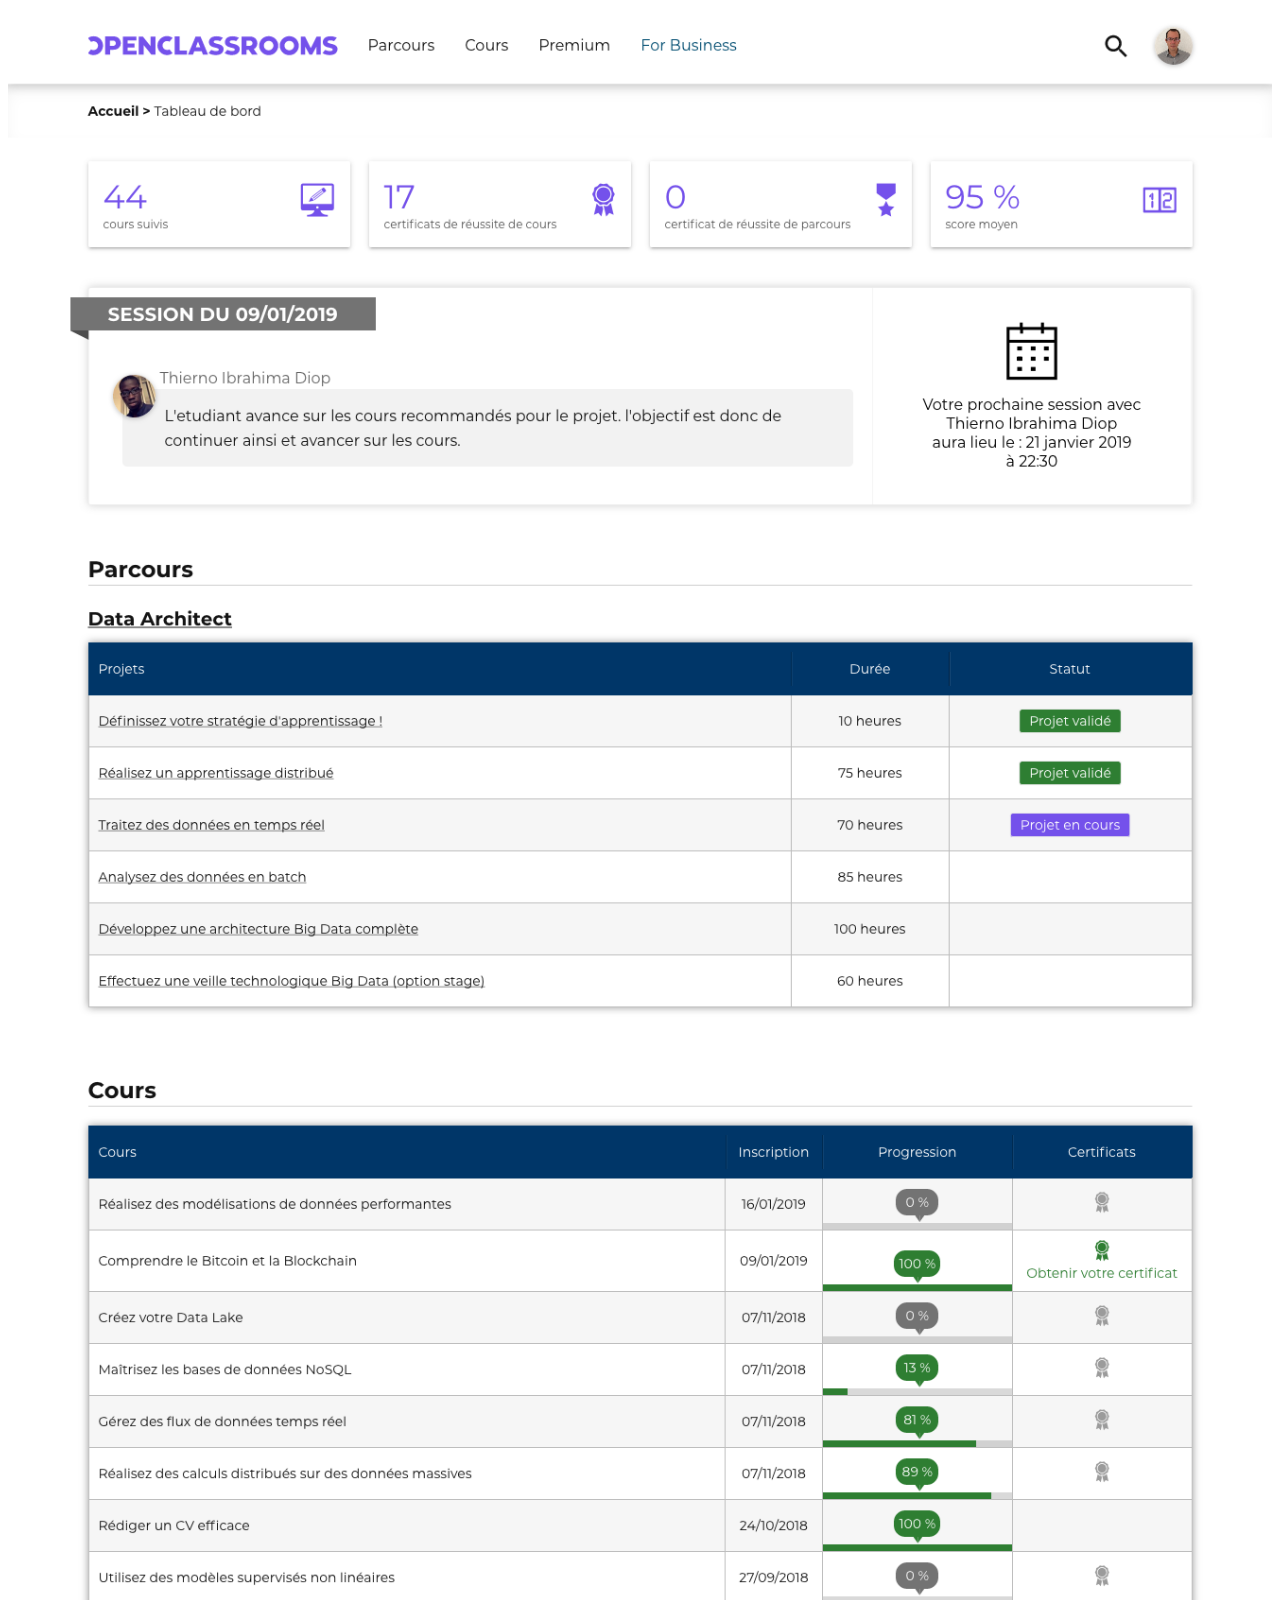
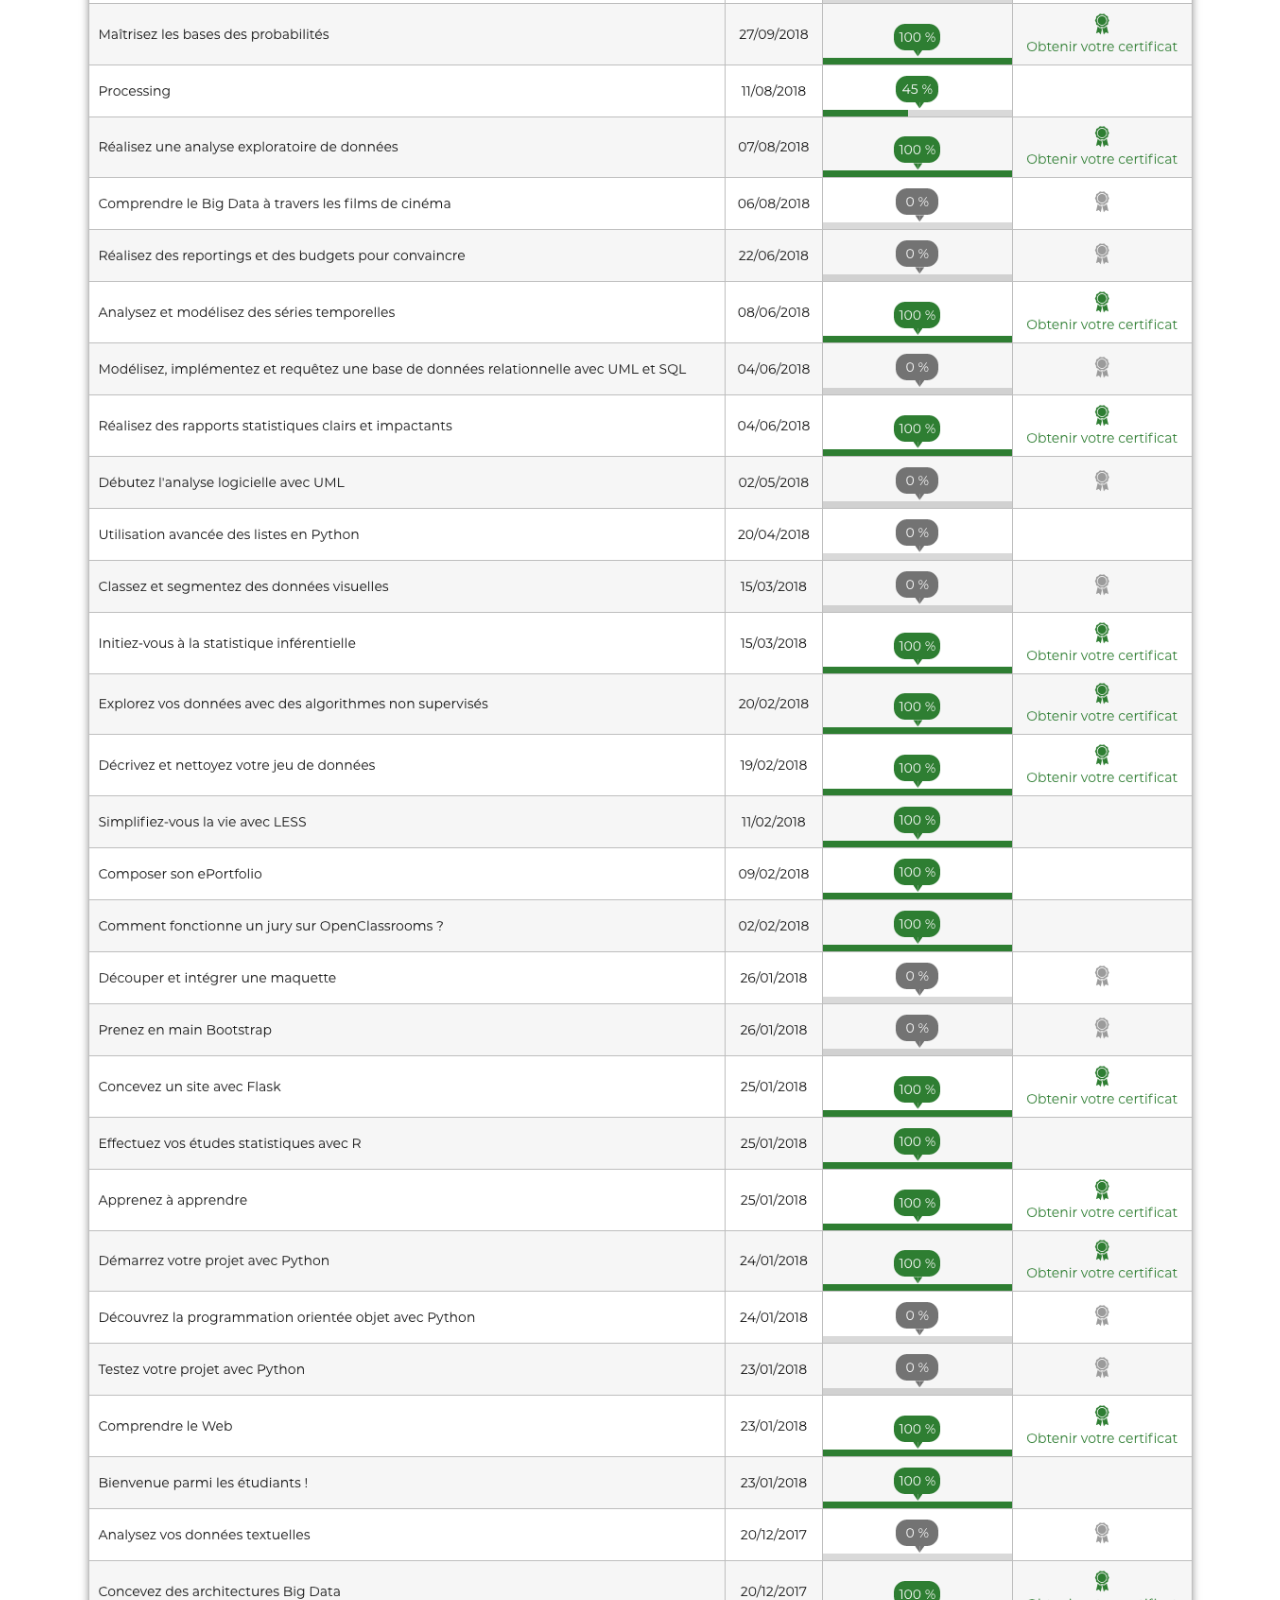
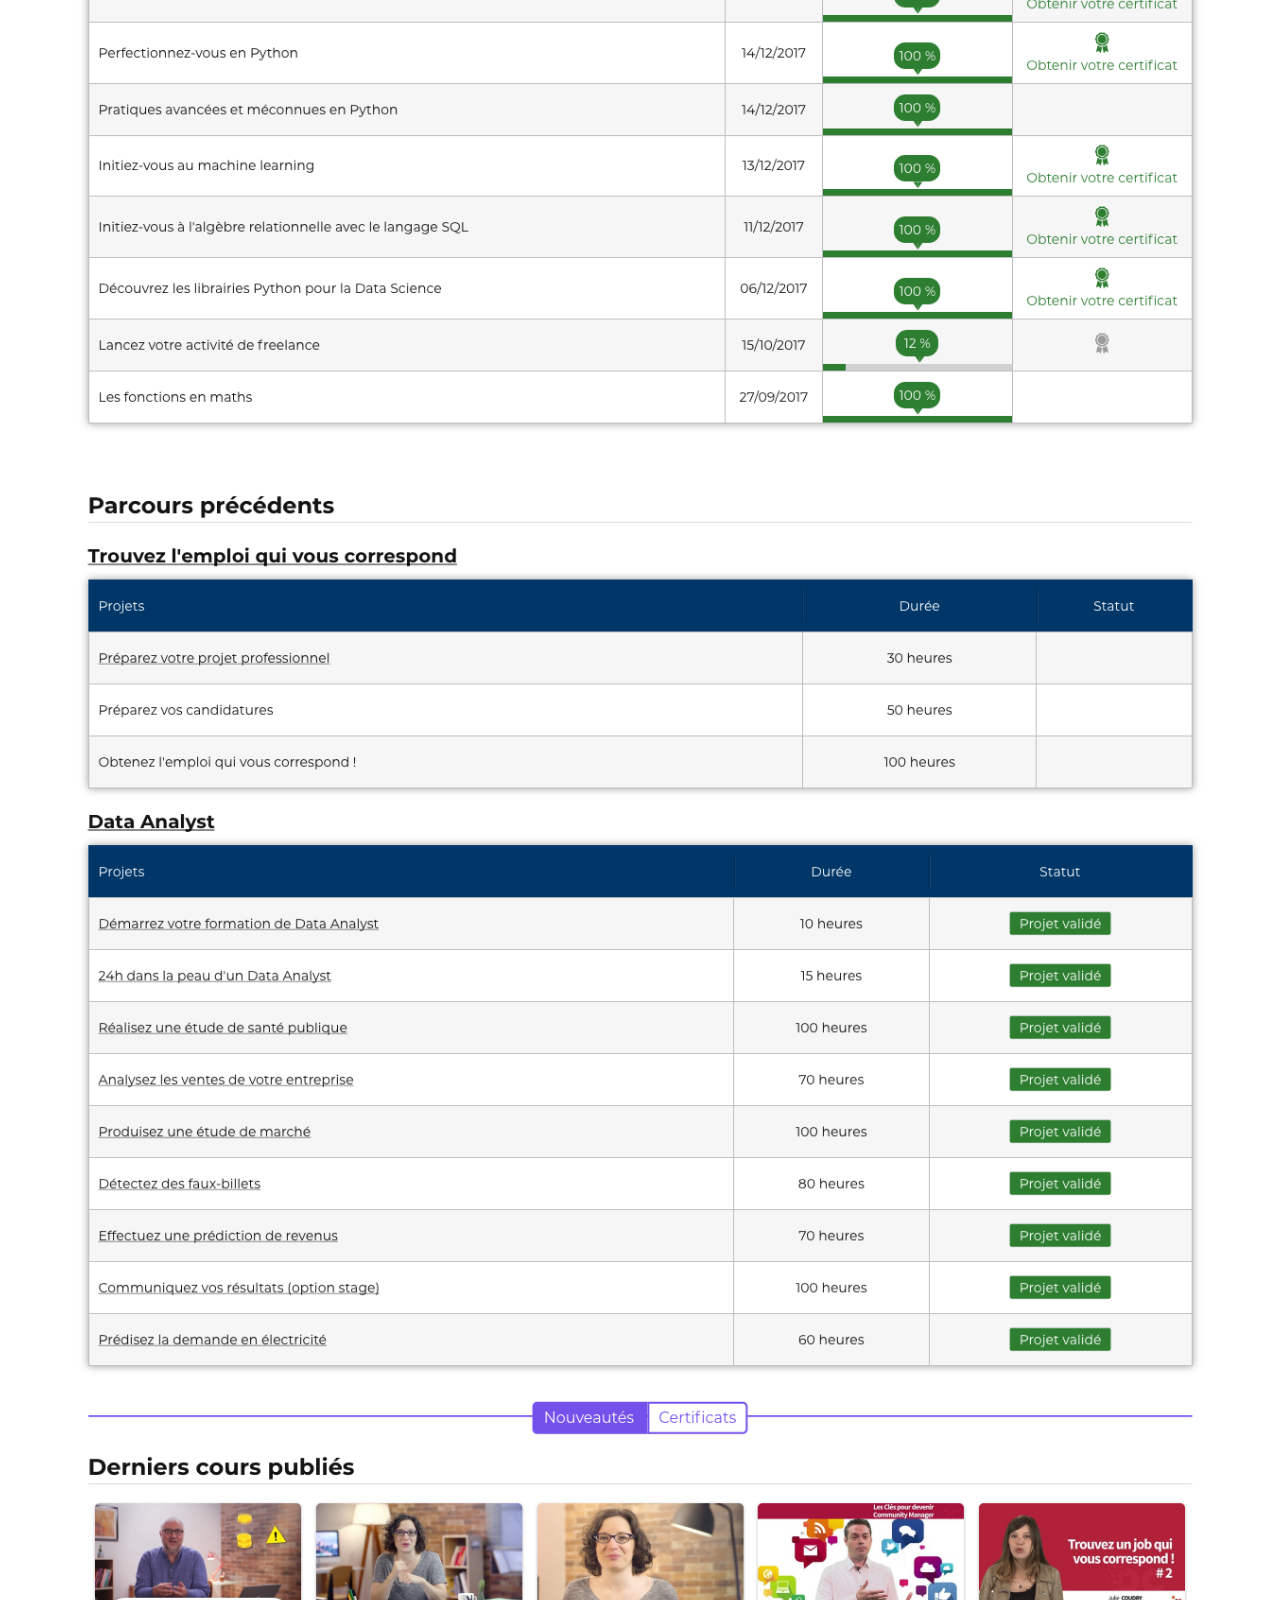
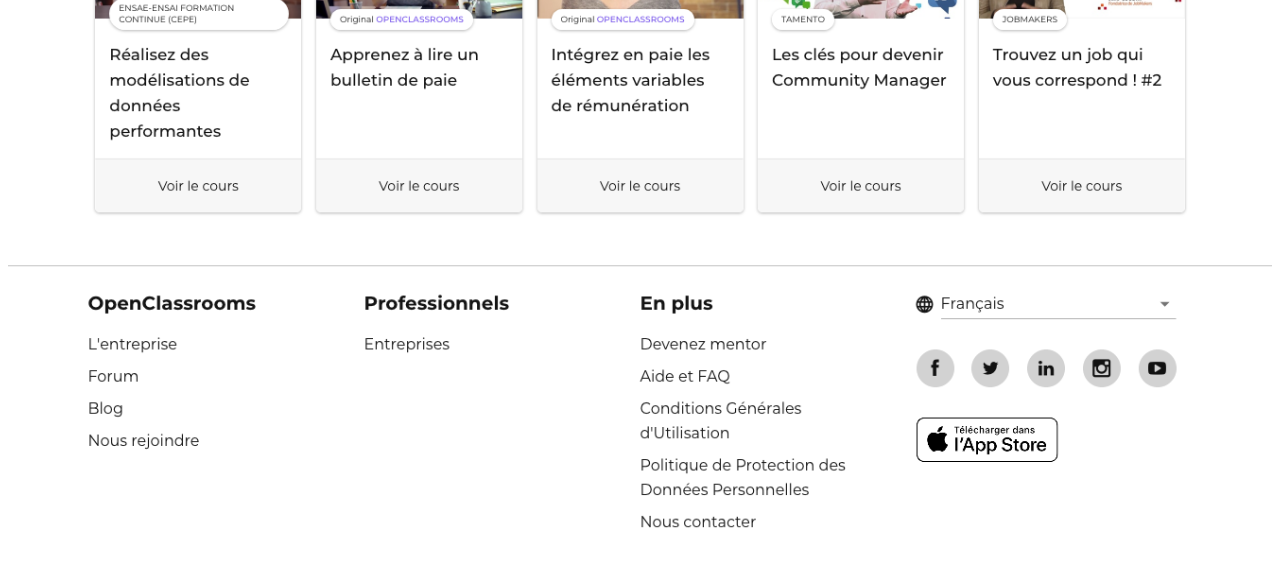
<file: static/files/Tableau_de_bord_OpenClassrooms.html>
<!DOCTYPE html>
<html>
<head><meta charset="utf-8">
<title>Tableau_de_bord_OpenClassrooms</title>
</head>
<body>


<img alt="OpenClassrooms" src="OpenClassrooms.png" style="width:100%;" ></img>

</body>

</html>
</file>
